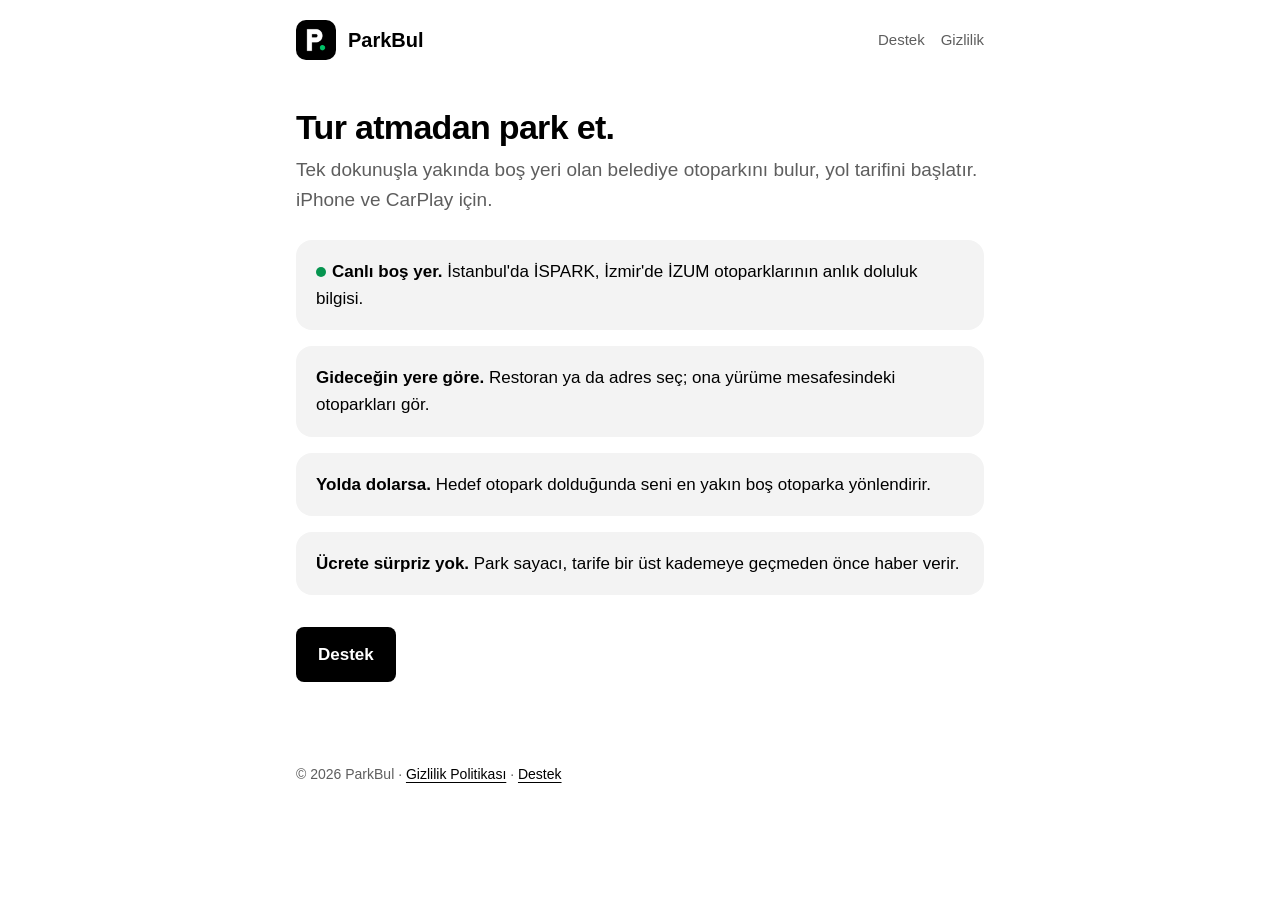
<file: index.html>
<!doctype html>
<html lang="tr">
<head>
  <meta charset="utf-8">
  <meta name="viewport" content="width=device-width, initial-scale=1">
  <title>ParkBul — Tur atmadan park et</title>
  <meta name="description" content="ParkBul, İstanbul ve İzmir'de canlı boş yer bilgisiyle en uygun belediye otoparkını bulur ve seni oraya götürür. iPhone ve CarPlay.">
  <link rel="icon" href="assets/icon.png">
  <link rel="apple-touch-icon" href="assets/icon.png">
  <link rel="stylesheet" href="assets/style.css">
</head>
<body>
  <header class="site">
    <img src="assets/icon.png" alt="">
    <a href="./">ParkBul</a>
    <nav class="site">
      <a href="support/">Destek</a>
      <a href="privacy/">Gizlilik</a>
    </nav>
  </header>
  <main>
    <h1>Tur atmadan park et.</h1>
    <p class="lead">Tek dokunuşla yakında boş yeri olan belediye otoparkını bulur, yol tarifini başlatır. iPhone ve CarPlay için.</p>

    <div class="card"><p><span class="dot"></span><strong>Canlı boş yer.</strong> İstanbul'da İSPARK, İzmir'de İZUM otoparklarının anlık doluluk bilgisi.</p></div>
    <div class="card"><p><strong>Gideceğin yere göre.</strong> Restoran ya da adres seç; ona yürüme mesafesindeki otoparkları gör.</p></div>
    <div class="card"><p><strong>Yolda dolarsa.</strong> Hedef otopark dolduğunda seni en yakın boş otoparka yönlendirir.</p></div>
    <div class="card"><p><strong>Ücrete sürpriz yok.</strong> Park sayacı, tarife bir üst kademeye geçmeden önce haber verir.</p></div>

    <p style="margin-top:32px"><a class="button" href="support/">Destek</a></p>
  </main>
  <footer>© 2026 ParkBul · <a href="privacy/">Gizlilik Politikası</a> · <a href="support/">Destek</a></footer>
</body>
</html>
</file>
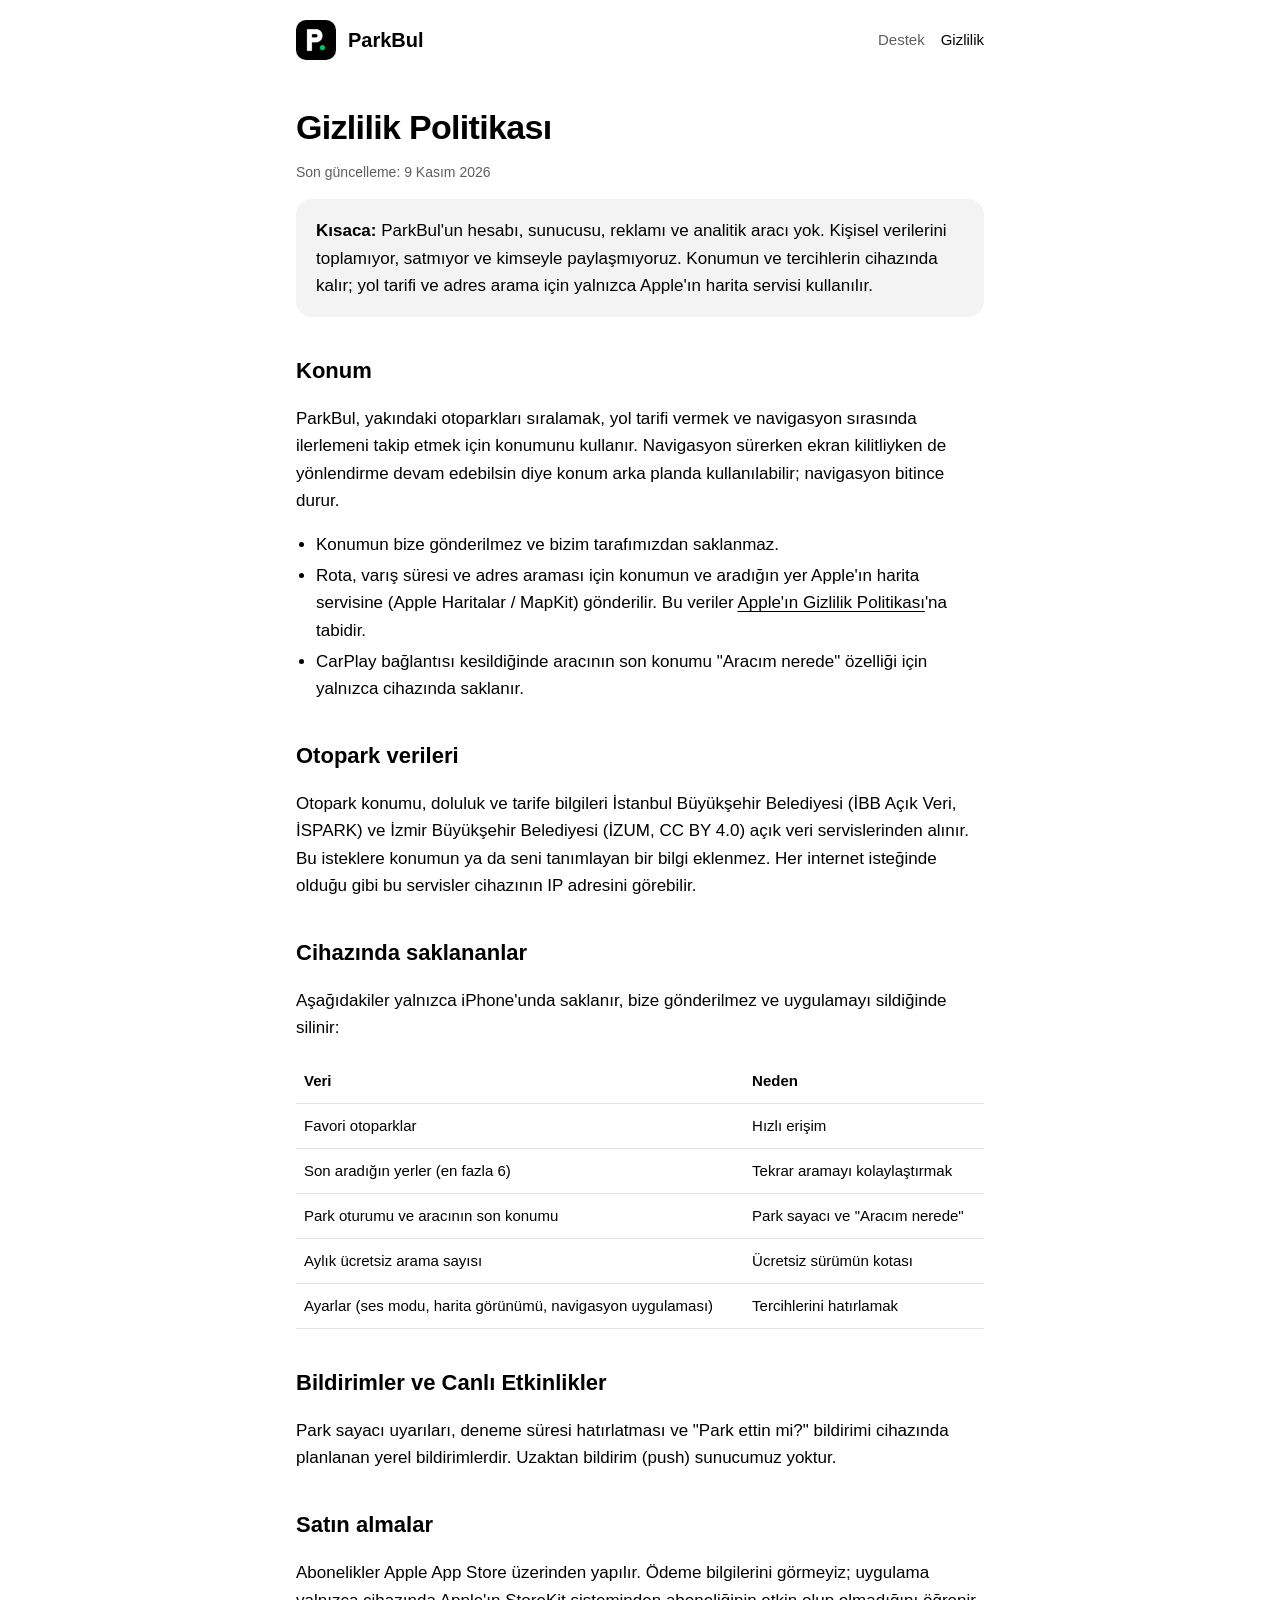
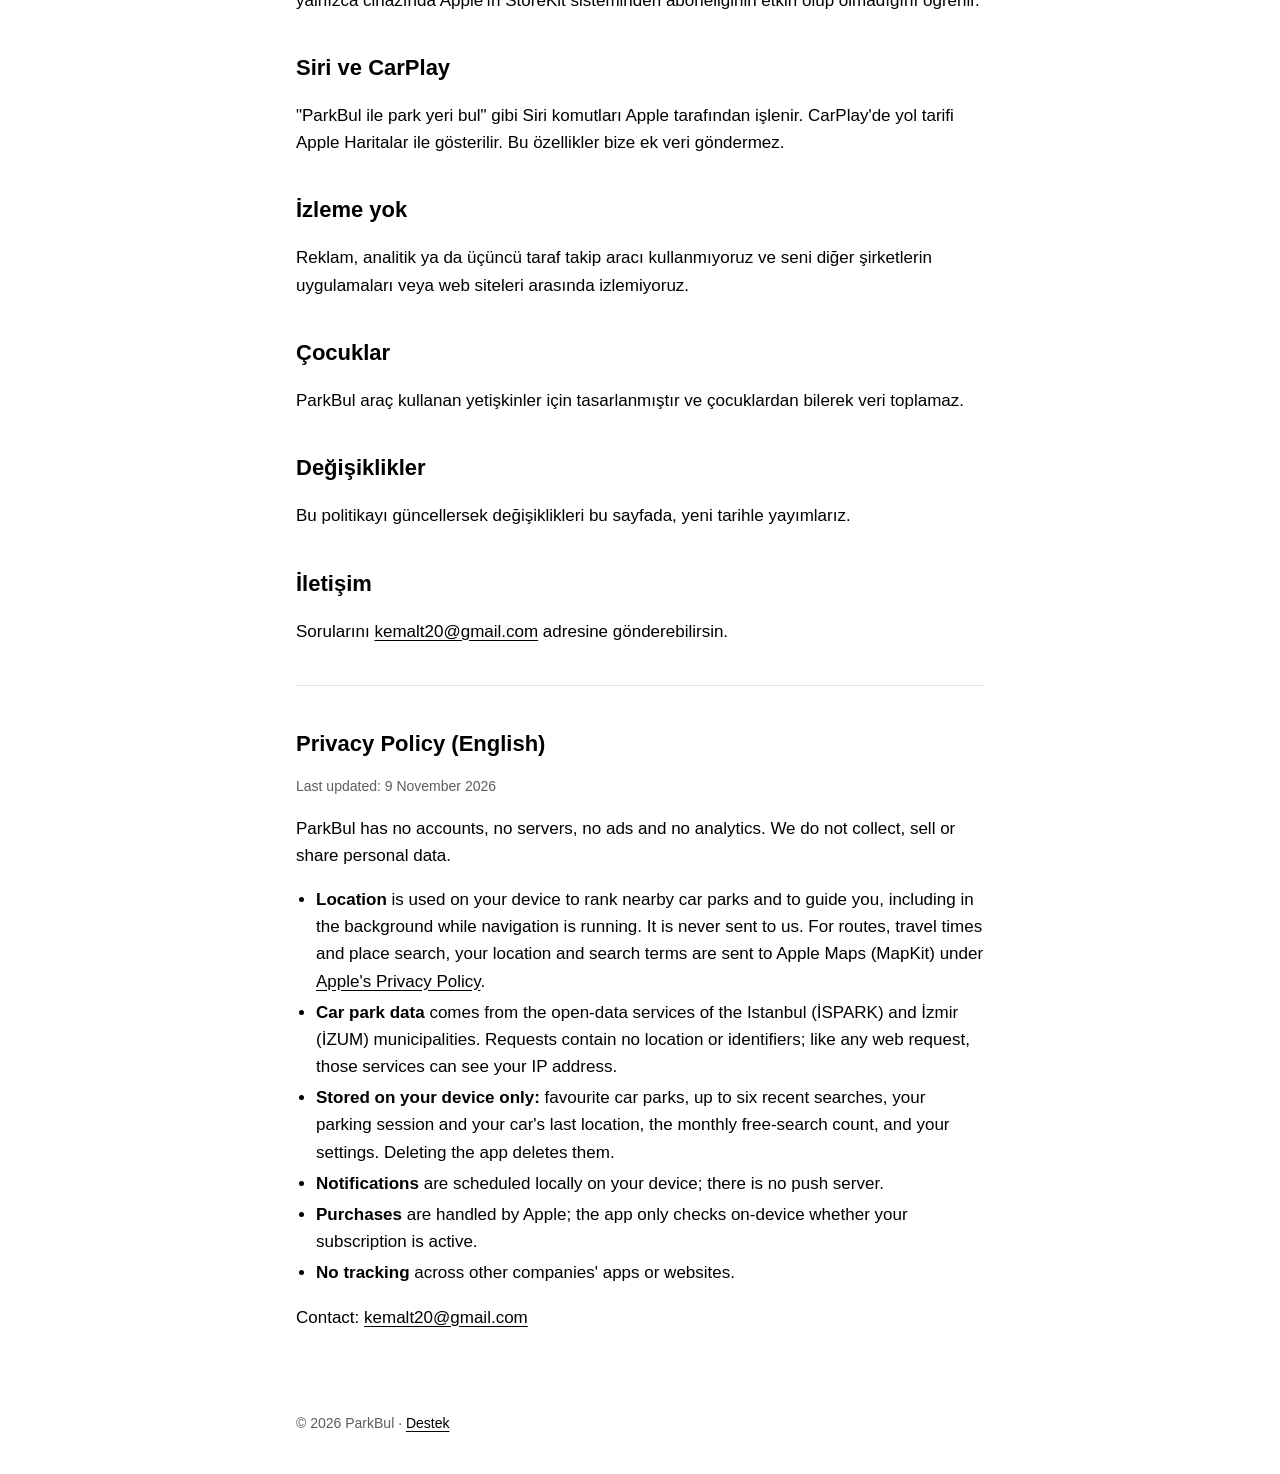
<file: privacy/index.html>
<!doctype html>
<html lang="tr">
<head>
  <meta charset="utf-8">
  <meta name="viewport" content="width=device-width, initial-scale=1">
  <title>ParkBul Gizlilik Politikası</title>
  <meta name="description" content="ParkBul hangi verileri nasıl kullanır: kısa ve açık gizlilik politikası.">
  <link rel="icon" href="../assets/icon.png">
  <link rel="stylesheet" href="../assets/style.css">
</head>
<body>
  <header class="site">
    <img src="../assets/icon.png" alt="">
    <a href="../">ParkBul</a>
    <nav class="site">
      <a href="../support/">Destek</a>
      <a href="./" aria-current="page">Gizlilik</a>
    </nav>
  </header>
  <main>
    <h1>Gizlilik Politikası</h1>
    <p class="meta">Son güncelleme: 9 Kasım 2026</p>

    <div class="card">
      <p><strong>Kısaca:</strong> ParkBul'un hesabı, sunucusu, reklamı ve analitik aracı yok. Kişisel verilerini toplamıyor, satmıyor ve kimseyle paylaşmıyoruz. Konumun ve tercihlerin cihazında kalır; yol tarifi ve adres arama için yalnızca Apple'ın harita servisi kullanılır.</p>
    </div>

    <h2>Konum</h2>
    <p>ParkBul, yakındaki otoparkları sıralamak, yol tarifi vermek ve navigasyon sırasında ilerlemeni takip etmek için konumunu kullanır. Navigasyon sürerken ekran kilitliyken de yönlendirme devam edebilsin diye konum arka planda kullanılabilir; navigasyon bitince durur.</p>
    <ul>
      <li>Konumun bize gönderilmez ve bizim tarafımızdan saklanmaz.</li>
      <li>Rota, varış süresi ve adres araması için konumun ve aradığın yer Apple'ın harita servisine (Apple Haritalar / MapKit) gönderilir. Bu veriler <a href="https://www.apple.com/legal/privacy/">Apple'ın Gizlilik Politikası</a>'na tabidir.</li>
      <li>CarPlay bağlantısı kesildiğinde aracının son konumu "Aracım nerede" özelliği için yalnızca cihazında saklanır.</li>
    </ul>

    <h2>Otopark verileri</h2>
    <p>Otopark konumu, doluluk ve tarife bilgileri İstanbul Büyükşehir Belediyesi (İBB Açık Veri, İSPARK) ve İzmir Büyükşehir Belediyesi (İZUM, CC BY 4.0) açık veri servislerinden alınır. Bu isteklere konumun ya da seni tanımlayan bir bilgi eklenmez. Her internet isteğinde olduğu gibi bu servisler cihazının IP adresini görebilir.</p>

    <h2>Cihazında saklananlar</h2>
    <p>Aşağıdakiler yalnızca iPhone'unda saklanır, bize gönderilmez ve uygulamayı sildiğinde silinir:</p>
    <table>
      <tr><th>Veri</th><th>Neden</th></tr>
      <tr><td>Favori otoparklar</td><td>Hızlı erişim</td></tr>
      <tr><td>Son aradığın yerler (en fazla 6)</td><td>Tekrar aramayı kolaylaştırmak</td></tr>
      <tr><td>Park oturumu ve aracının son konumu</td><td>Park sayacı ve "Aracım nerede"</td></tr>
      <tr><td>Aylık ücretsiz arama sayısı</td><td>Ücretsiz sürümün kotası</td></tr>
      <tr><td>Ayarlar (ses modu, harita görünümü, navigasyon uygulaması)</td><td>Tercihlerini hatırlamak</td></tr>
    </table>

    <h2>Bildirimler ve Canlı Etkinlikler</h2>
    <p>Park sayacı uyarıları, deneme süresi hatırlatması ve "Park ettin mi?" bildirimi cihazında planlanan yerel bildirimlerdir. Uzaktan bildirim (push) sunucumuz yoktur.</p>

    <h2>Satın almalar</h2>
    <p>Abonelikler Apple App Store üzerinden yapılır. Ödeme bilgilerini görmeyiz; uygulama yalnızca cihazında Apple'ın StoreKit sisteminden aboneliğinin etkin olup olmadığını öğrenir.</p>

    <h2>Siri ve CarPlay</h2>
    <p>"ParkBul ile park yeri bul" gibi Siri komutları Apple tarafından işlenir. CarPlay'de yol tarifi Apple Haritalar ile gösterilir. Bu özellikler bize ek veri göndermez.</p>

    <h2>İzleme yok</h2>
    <p>Reklam, analitik ya da üçüncü taraf takip aracı kullanmıyoruz ve seni diğer şirketlerin uygulamaları veya web siteleri arasında izlemiyoruz.</p>

    <h2>Çocuklar</h2>
    <p>ParkBul araç kullanan yetişkinler için tasarlanmıştır ve çocuklardan bilerek veri toplamaz.</p>

    <h2>Değişiklikler</h2>
    <p>Bu politikayı güncellersek değişiklikleri bu sayfada, yeni tarihle yayımlarız.</p>

    <h2>İletişim</h2>
    <p>Sorularını <a href="mailto:kemalt20@gmail.com?subject=ParkBul%20gizlilik">kemalt20@gmail.com</a> adresine gönderebilirsin.</p>

    <hr>

    <section lang="en">
      <h2>Privacy Policy (English)</h2>
      <p class="meta">Last updated: 9 November 2026</p>
      <p>ParkBul has no accounts, no servers, no ads and no analytics. We do not collect, sell or share personal data.</p>
      <ul>
        <li><strong>Location</strong> is used on your device to rank nearby car parks and to guide you, including in the background while navigation is running. It is never sent to us. For routes, travel times and place search, your location and search terms are sent to Apple Maps (MapKit) under <a href="https://www.apple.com/legal/privacy/">Apple's Privacy Policy</a>.</li>
        <li><strong>Car park data</strong> comes from the open-data services of the Istanbul (İSPARK) and İzmir (İZUM) municipalities. Requests contain no location or identifiers; like any web request, those services can see your IP address.</li>
        <li><strong>Stored on your device only:</strong> favourite car parks, up to six recent searches, your parking session and your car's last location, the monthly free-search count, and your settings. Deleting the app deletes them.</li>
        <li><strong>Notifications</strong> are scheduled locally on your device; there is no push server.</li>
        <li><strong>Purchases</strong> are handled by Apple; the app only checks on-device whether your subscription is active.</li>
        <li><strong>No tracking</strong> across other companies' apps or websites.</li>
      </ul>
      <p>Contact: <a href="mailto:kemalt20@gmail.com?subject=ParkBul%20privacy">kemalt20@gmail.com</a></p>
    </section>
  </main>
  <footer>© 2026 ParkBul · <a href="../support/">Destek</a></footer>
</body>
</html>
</file>
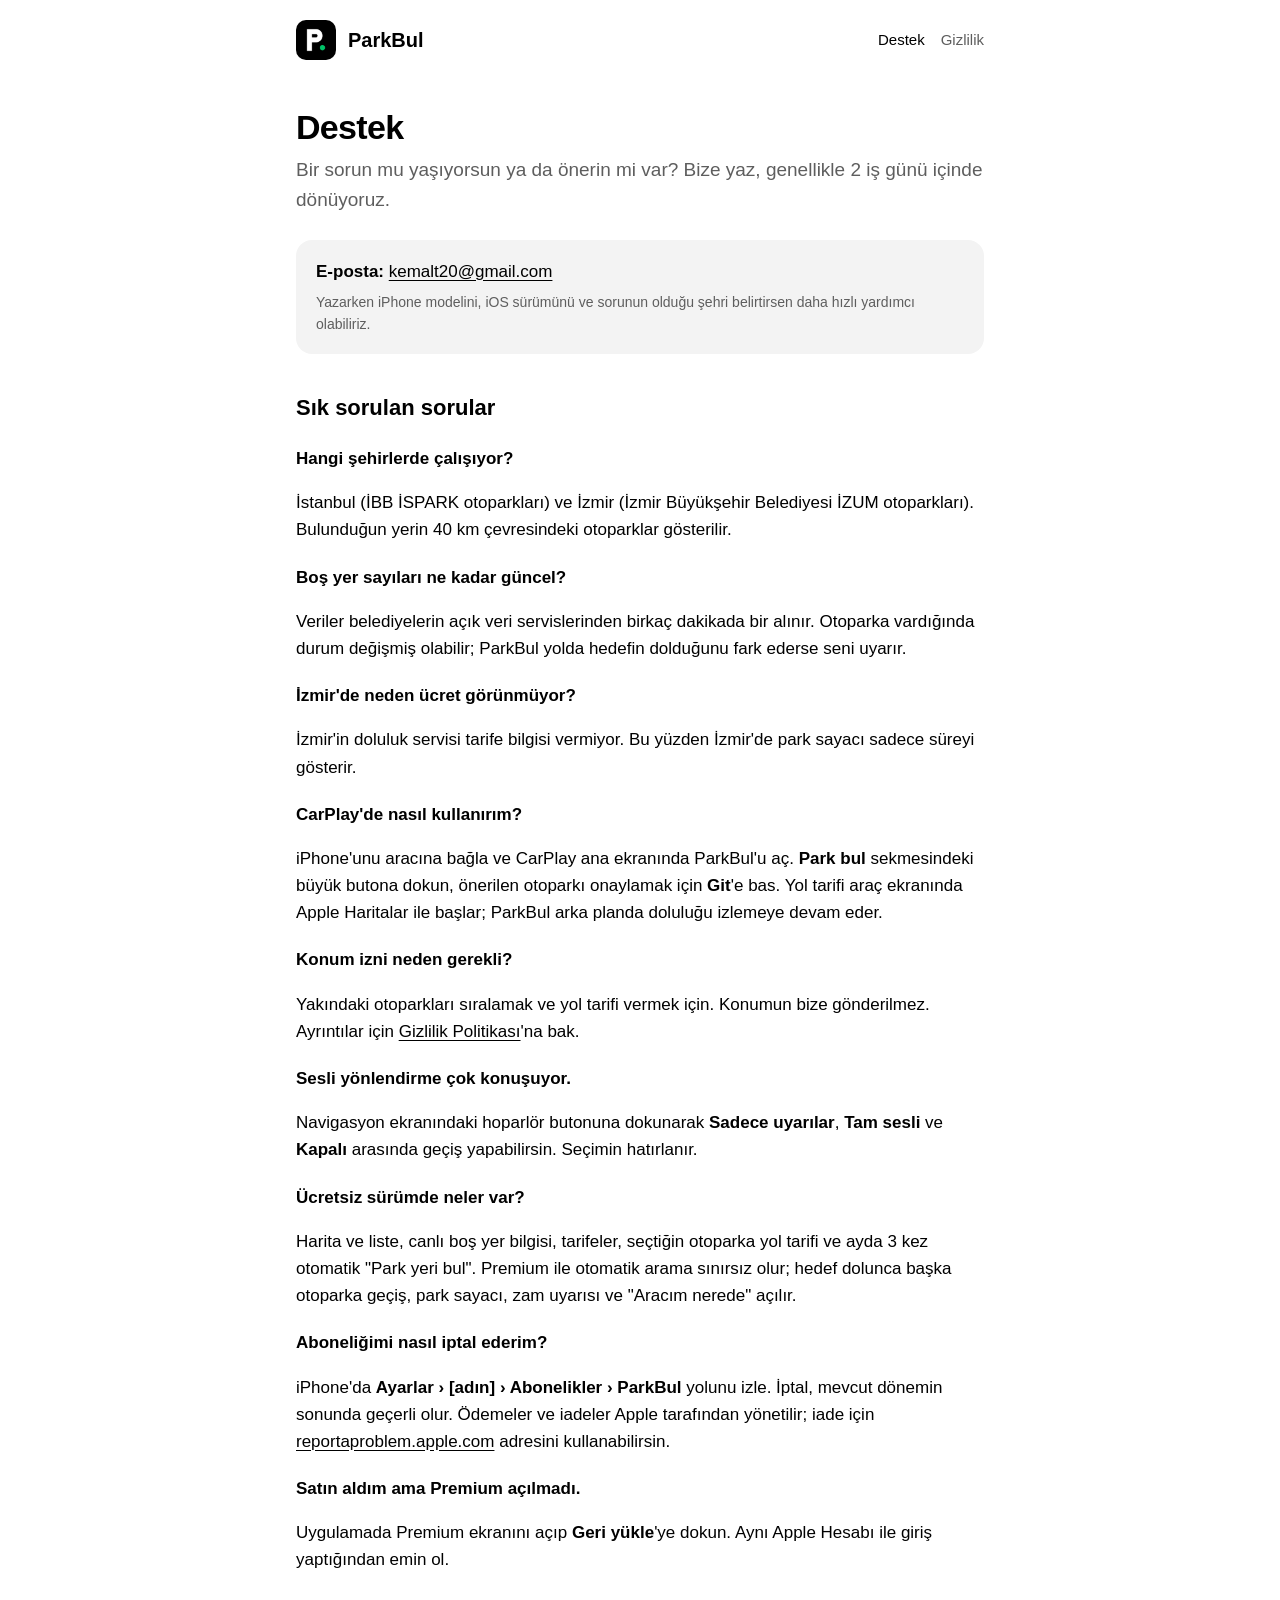
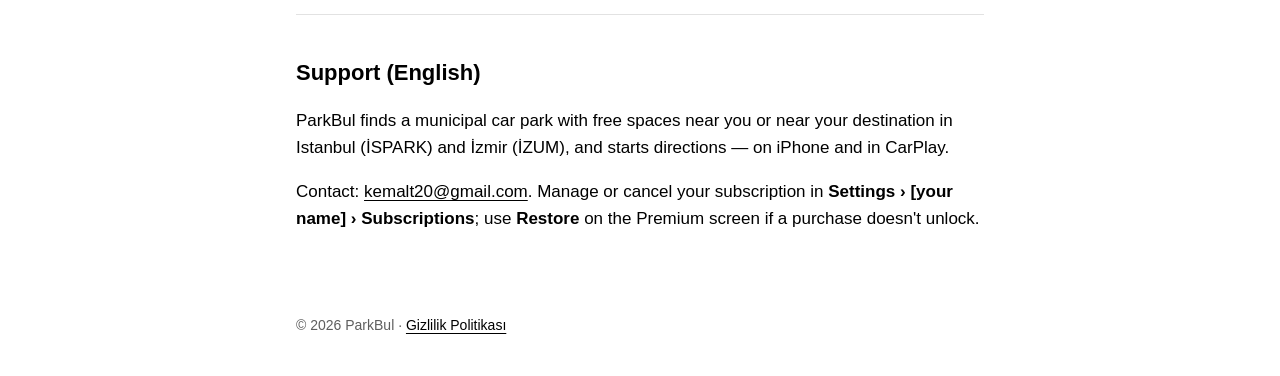
<file: support/index.html>
<!doctype html>
<html lang="tr">
<head>
  <meta charset="utf-8">
  <meta name="viewport" content="width=device-width, initial-scale=1">
  <title>ParkBul Destek</title>
  <meta name="description" content="ParkBul destek: sık sorulan sorular, CarPlay, abonelik ve iletişim.">
  <link rel="icon" href="../assets/icon.png">
  <link rel="stylesheet" href="../assets/style.css">
</head>
<body>
  <header class="site">
    <img src="../assets/icon.png" alt="">
    <a href="../">ParkBul</a>
    <nav class="site">
      <a href="./" aria-current="page">Destek</a>
      <a href="../privacy/">Gizlilik</a>
    </nav>
  </header>
  <main>
    <h1>Destek</h1>
    <p class="lead">Bir sorun mu yaşıyorsun ya da önerin mi var? Bize yaz, genellikle 2 iş günü içinde dönüyoruz.</p>

    <div class="card">
      <p><strong>E-posta:</strong> <a href="mailto:kemalt20@gmail.com?subject=ParkBul%20destek">kemalt20@gmail.com</a></p>
      <p class="meta" style="margin-top:6px">Yazarken iPhone modelini, iOS sürümünü ve sorunun olduğu şehri belirtirsen daha hızlı yardımcı olabiliriz.</p>
    </div>

    <h2>Sık sorulan sorular</h2>

    <h3>Hangi şehirlerde çalışıyor?</h3>
    <p>İstanbul (İBB İSPARK otoparkları) ve İzmir (İzmir Büyükşehir Belediyesi İZUM otoparkları). Bulunduğun yerin 40 km çevresindeki otoparklar gösterilir.</p>

    <h3>Boş yer sayıları ne kadar güncel?</h3>
    <p>Veriler belediyelerin açık veri servislerinden birkaç dakikada bir alınır. Otoparka vardığında durum değişmiş olabilir; ParkBul yolda hedefin dolduğunu fark ederse seni uyarır.</p>

    <h3>İzmir'de neden ücret görünmüyor?</h3>
    <p>İzmir'in doluluk servisi tarife bilgisi vermiyor. Bu yüzden İzmir'de park sayacı sadece süreyi gösterir.</p>

    <h3>CarPlay'de nasıl kullanırım?</h3>
    <p>iPhone'unu aracına bağla ve CarPlay ana ekranında ParkBul'u aç. <strong>Park bul</strong> sekmesindeki büyük butona dokun, önerilen otoparkı onaylamak için <strong>Git</strong>'e bas. Yol tarifi araç ekranında Apple Haritalar ile başlar; ParkBul arka planda doluluğu izlemeye devam eder.</p>

    <h3>Konum izni neden gerekli?</h3>
    <p>Yakındaki otoparkları sıralamak ve yol tarifi vermek için. Konumun bize gönderilmez. Ayrıntılar için <a href="../privacy/">Gizlilik Politikası</a>'na bak.</p>

    <h3>Sesli yönlendirme çok konuşuyor.</h3>
    <p>Navigasyon ekranındaki hoparlör butonuna dokunarak <strong>Sadece uyarılar</strong>, <strong>Tam sesli</strong> ve <strong>Kapalı</strong> arasında geçiş yapabilirsin. Seçimin hatırlanır.</p>

    <h3>Ücretsiz sürümde neler var?</h3>
    <p>Harita ve liste, canlı boş yer bilgisi, tarifeler, seçtiğin otoparka yol tarifi ve ayda 3 kez otomatik "Park yeri bul". Premium ile otomatik arama sınırsız olur; hedef dolunca başka otoparka geçiş, park sayacı, zam uyarısı ve "Aracım nerede" açılır.</p>

    <h3>Aboneliğimi nasıl iptal ederim?</h3>
    <p>iPhone'da <strong>Ayarlar › [adın] › Abonelikler › ParkBul</strong> yolunu izle. İptal, mevcut dönemin sonunda geçerli olur. Ödemeler ve iadeler Apple tarafından yönetilir; iade için <a href="https://reportaproblem.apple.com">reportaproblem.apple.com</a> adresini kullanabilirsin.</p>

    <h3>Satın aldım ama Premium açılmadı.</h3>
    <p>Uygulamada Premium ekranını açıp <strong>Geri yükle</strong>'ye dokun. Aynı Apple Hesabı ile giriş yaptığından emin ol.</p>

    <hr>

    <section lang="en">
      <h2>Support (English)</h2>
      <p>ParkBul finds a municipal car park with free spaces near you or near your destination in Istanbul (İSPARK) and İzmir (İZUM), and starts directions — on iPhone and in CarPlay.</p>
      <p>Contact: <a href="mailto:kemalt20@gmail.com?subject=ParkBul%20support">kemalt20@gmail.com</a>. Manage or cancel your subscription in <strong>Settings › [your name] › Subscriptions</strong>; use <strong>Restore</strong> on the Premium screen if a purchase doesn't unlock.</p>
    </section>
  </main>
  <footer>© 2026 ParkBul · <a href="../privacy/">Gizlilik Politikası</a></footer>
</body>
</html>
</file>
<file: assets/style.css>
:root {
  --ink: #000;
  --ink-inverse: #fff;
  --bg: #fff;
  --muted: #f3f3f3;
  --border: #e2e2e2;
  --text-2: #5e5e5e;
  --green: #05944f;
}
@media (prefers-color-scheme: dark) {
  :root {
    --ink: #fff;
    --ink-inverse: #000;
    --bg: #000;
    --muted: #1c1c1c;
    --border: #333;
    --text-2: #a6a6a6;
    --green: #06c167;
  }
}
* { box-sizing: border-box; }
html { -webkit-text-size-adjust: 100%; }
body {
  margin: 0;
  background: var(--bg);
  color: var(--ink);
  font: 17px/1.6 -apple-system, BlinkMacSystemFont, "SF Pro Text", "Helvetica Neue", Arial, sans-serif;
}
main { max-width: 720px; margin: 0 auto; padding: 24px 16px 64px; }
header.site {
  display: flex; align-items: center; gap: 12px;
  max-width: 720px; margin: 0 auto; padding: 20px 16px 0;
}
header.site img { width: 40px; height: 40px; border-radius: 10px; }
header.site a { color: var(--ink); text-decoration: none; font-weight: 700; font-size: 20px; }
nav.site { margin-left: auto; display: flex; gap: 16px; font-size: 15px; }
nav.site a { color: var(--text-2); font-weight: 500; font-size: 15px; }
nav.site a[aria-current="page"] { color: var(--ink); }
h1 { font-size: 34px; line-height: 1.15; font-weight: 800; margin: 24px 0 8px; letter-spacing: -0.02em; }
h2 { font-size: 22px; font-weight: 700; margin: 36px 0 8px; }
h3 { font-size: 17px; font-weight: 600; margin: 20px 0 4px; }
p, li { color: var(--ink); }
.lead { color: var(--text-2); font-size: 19px; margin: 0 0 24px; }
.meta { color: var(--text-2); font-size: 14px; }
a { color: var(--ink); text-underline-offset: 3px; }
ul { padding-left: 20px; }
li { margin: 4px 0; }
.card {
  background: var(--muted); border-radius: 16px; padding: 18px 20px; margin: 16px 0;
}
.card p { margin: 0; }
.button {
  display: inline-block; background: var(--ink); color: var(--ink-inverse);
  padding: 14px 22px; border-radius: 8px; font-weight: 600; text-decoration: none;
}
.dot { display: inline-block; width: 10px; height: 10px; border-radius: 50%; background: var(--green); margin-right: 6px; }
hr { border: 0; border-top: 1px solid var(--border); margin: 40px 0; }
footer { max-width: 720px; margin: 0 auto; padding: 0 16px 40px; color: var(--text-2); font-size: 14px; }
table { width: 100%; border-collapse: collapse; font-size: 15px; }
th, td { text-align: left; padding: 10px 8px; border-bottom: 1px solid var(--border); vertical-align: top; }
th { font-weight: 600; }
@media (max-width: 480px) {
  h1 { font-size: 28px; }
  nav.site { gap: 12px; }
}
</file>
